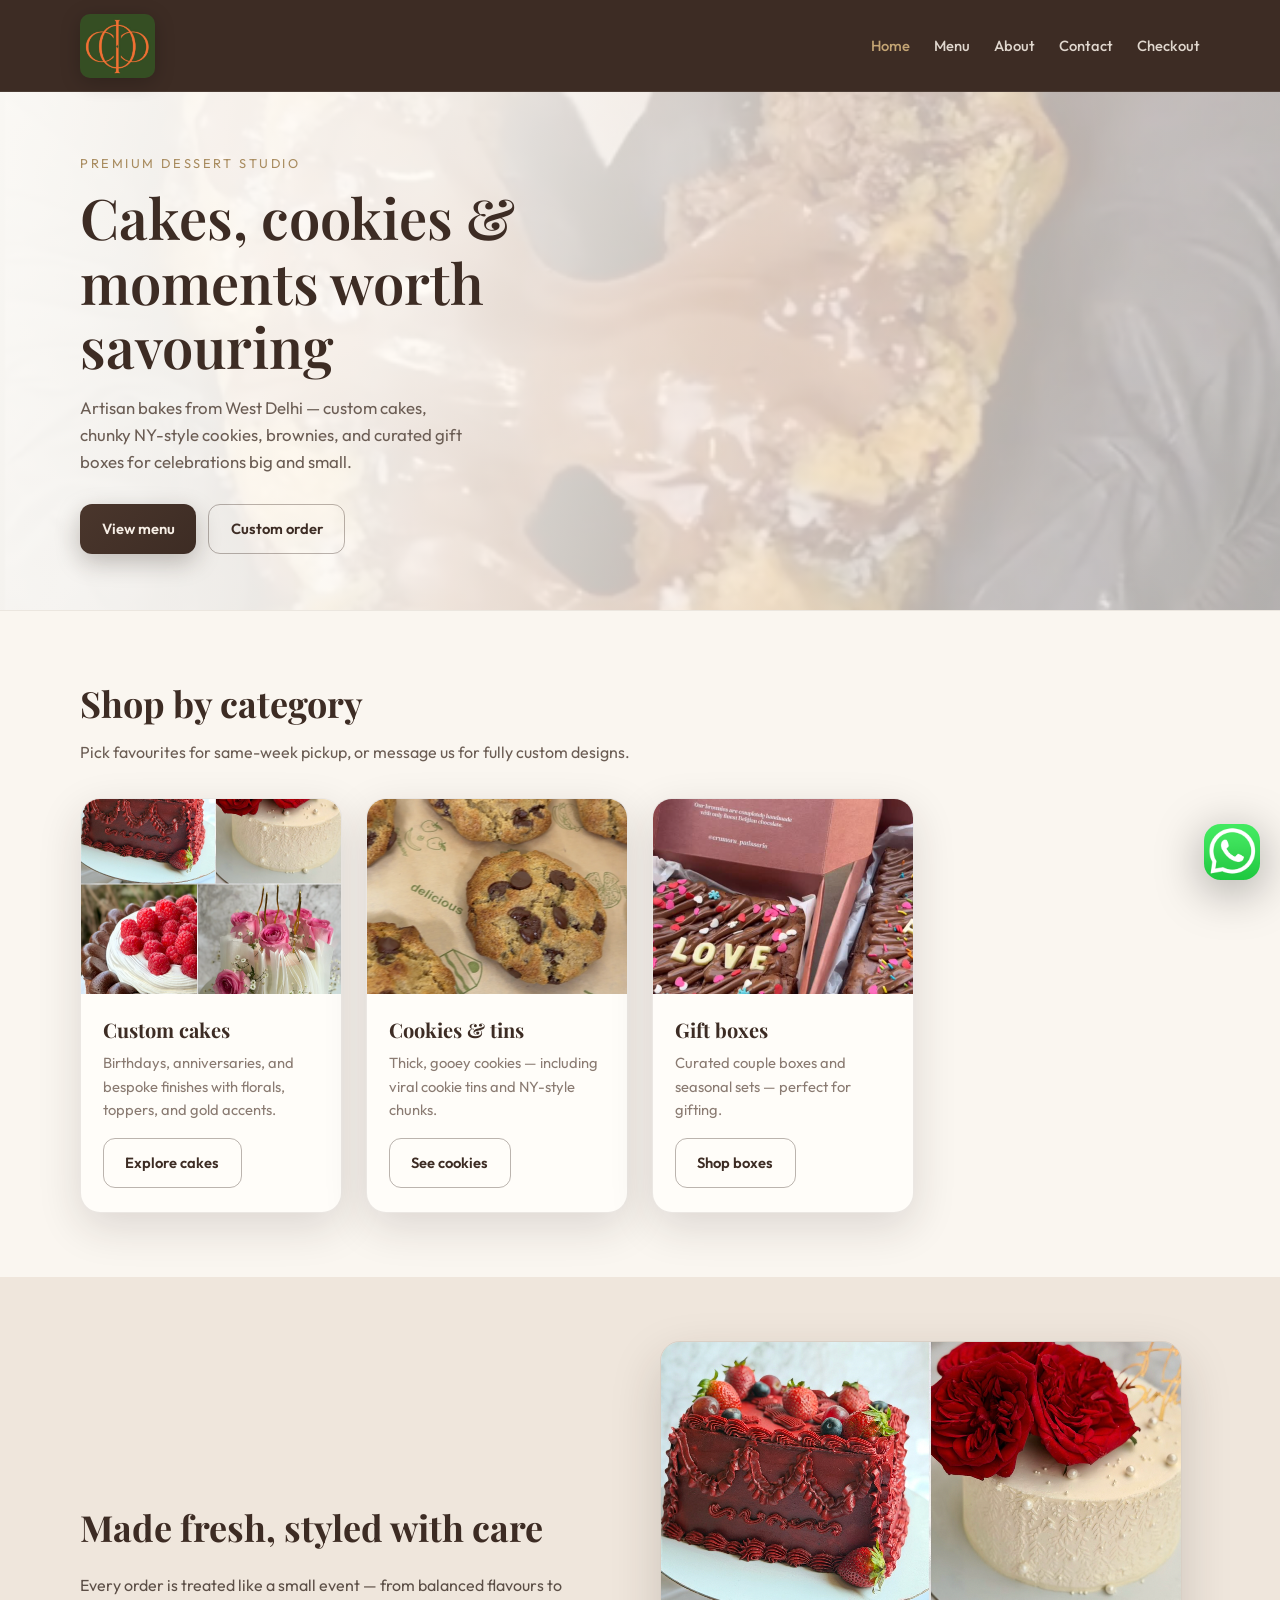
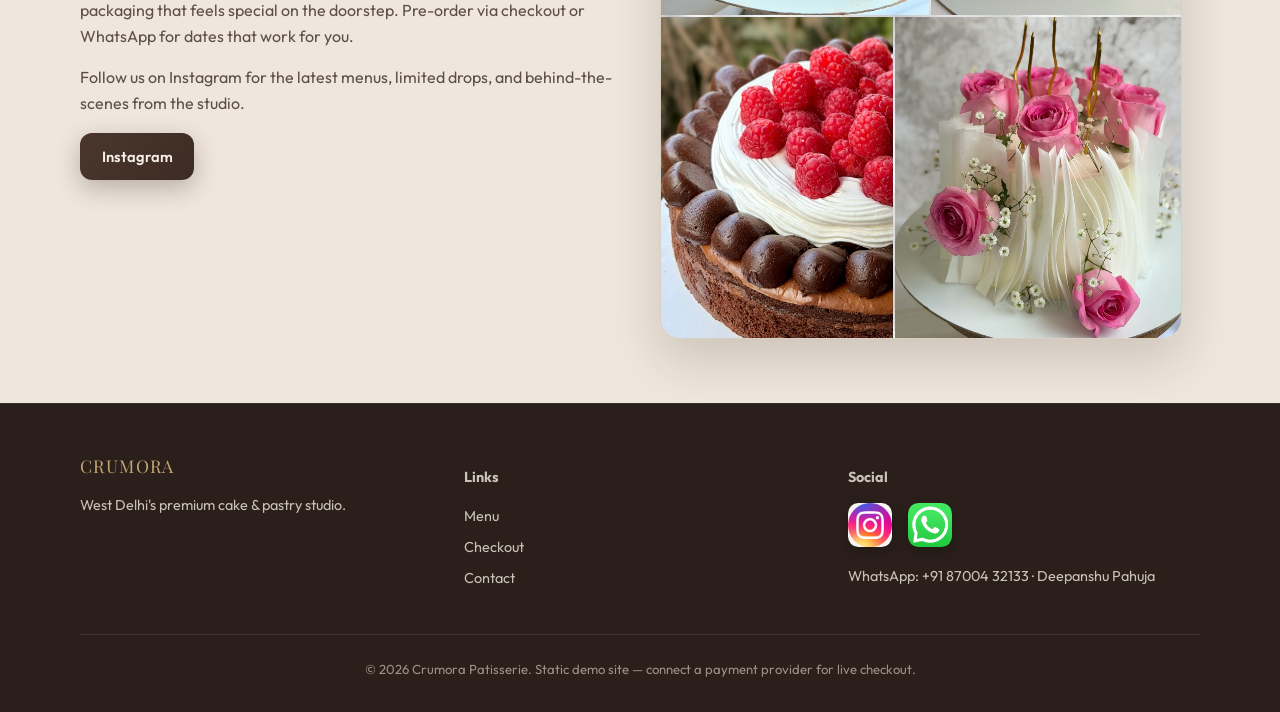
<file: index.html>
<!DOCTYPE html>
<html lang="en">
  <head>
    <meta charset="utf-8" />
    <meta name="viewport" content="width=device-width, initial-scale=1" />
    <title>Crumora Patisserie — Premium cakes &amp; desserts</title>
    <meta
      name="description"
      content="Crumora Patisserie — West Delhi's cake studio. Chunky cookies, brownies, custom cakes, and gift boxes."
    />
    <link rel="preconnect" href="https://fonts.googleapis.com" />
    <link rel="preconnect" href="https://fonts.gstatic.com" crossorigin />
    <link
      href="https://fonts.googleapis.com/css2?family=Outfit:wght@400;500;600;700&family=Playfair+Display:wght@500;600;700&display=swap"
      rel="stylesheet"
    />
    <link rel="stylesheet" href="css/styles.css" />
  </head>
  <body class="page-home">
    <a class="skip-link" href="#main">Skip to content</a>

    <header class="site-header">
      <div class="container header-inner">
        <a class="logo logo--brand" href="index.html"
          ><img src="assets/logo-brand.png" alt="Crumora Patisserie" width="180" height="180"
        /></a>
        <button
          type="button"
          class="nav-toggle"
          data-nav-toggle
          aria-expanded="false"
          aria-controls="site-nav"
        >
          Menu
        </button>
        <nav id="site-nav" class="nav" data-nav aria-label="Main">
          <ul class="nav-list">
            <li><a href="index.html" aria-current="page">Home</a></li>
            <li><a href="menu.html">Menu</a></li>
            <li><a href="about.html">About</a></li>
            <li><a href="contact.html">Contact</a></li>
            <li>
              <a href="payment.html">Checkout <span class="cart-badge" data-cart-count></span></a>
            </li>
          </ul>
        </nav>
      </div>
    </header>

    <main id="main">
      <section class="hero hero-home hero-home--light">
        <div class="container">
          <p class="hero-eyebrow">Premium dessert studio</p>
          <h1>Cakes, cookies &amp; moments worth savouring</h1>
          <p class="hero-lead">
            Artisan bakes from West Delhi — custom cakes, chunky NY-style cookies, brownies, and
            curated gift boxes for celebrations big and small.
          </p>
          <div class="hero-cta">
            <a class="btn btn-primary" href="menu.html">View menu</a>
            <a class="btn btn-ghost" href="contact.html">Custom order</a>
          </div>
        </div>
      </section>

      <section class="section">
        <div class="container">
          <h2 class="section-title">Shop by category</h2>
          <p class="section-intro">
            Pick favourites for same-week pickup, or message us for fully custom designs.
          </p>
          <div class="card-grid">
            <article class="card">
              <img class="card-img" src="assets/category-cakes.png" alt="Custom celebration cakes with berries, roses, and elegant finishes" loading="lazy" />
              <div class="card-body">
                <h3>Custom cakes</h3>
                <p>Birthdays, anniversaries, and bespoke finishes with florals, toppers, and gold accents.</p>
                <a class="btn btn-ghost" href="menu.html#cakes">Explore cakes</a>
              </div>
            </article>
            <article class="card">
              <img class="card-img" src="assets/category-cookies.png" alt="Thick chocolate chip cookies on branded parchment" loading="lazy" />
              <div class="card-body">
                <h3>Cookies &amp; tins</h3>
                <p>Thick, gooey cookies — including viral cookie tins and NY-style chunks.</p>
                <a class="btn btn-ghost" href="menu.html#cookies">See cookies</a>
              </div>
            </article>
            <article class="card">
              <img class="card-img" src="assets/category-gifts.png" alt="Crumora gift boxes with decorated brownies" loading="lazy" />
              <div class="card-body">
                <h3>Gift boxes</h3>
                <p>Curated couple boxes and seasonal sets — perfect for gifting.</p>
                <a class="btn btn-ghost" href="menu.html#gifts">Shop boxes</a>
              </div>
            </article>
          </div>
        </div>
      </section>

      <section class="section section-alt">
        <div class="container split">
          <div>
            <h2 class="section-title">Made fresh, styled with care</h2>
            <div class="prose">
              <p>
                Every order is treated like a small event — from balanced flavours to packaging that
                feels special on the doorstep. Pre-order via checkout or WhatsApp for dates that work
                for you.
              </p>
              <p>
                Follow us on Instagram for the latest menus, limited drops, and behind-the-scenes from
                the studio.
              </p>
            </div>
            <a class="btn btn-primary" href="https://www.instagram.com/crumora_patisserie/" target="_blank" rel="noopener noreferrer">Instagram</a>
          </div>
          <img
            class="split-img"
            src="assets/category-cakes.png"
            alt="Selection of Crumora custom cakes"
            loading="lazy"
          />
        </div>
      </section>
    </main>

    <footer class="site-footer">
      <div class="container footer-grid">
        <div class="footer-col">
          <div class="footer-brand">Crumora</div>
          <p>West Delhi's premium cake &amp; pastry studio.</p>
        </div>
        <div class="footer-col">
          <p><strong>Links</strong></p>
          <a href="menu.html">Menu</a><br />
          <a href="payment.html">Checkout</a><br />
          <a href="contact.html">Contact</a>
        </div>
        <div class="footer-col">
          <p><strong>Social</strong></p>
          <div class="social-row">
            <a
              class="social-icon"
              href="https://www.instagram.com/crumora_patisserie/"
              target="_blank"
              rel="noopener noreferrer"
              aria-label="Instagram"
              ><img src="assets/icon-instagram.png" alt="" width="96" height="96"
            /></a>
            <a class="social-icon" href="#" data-wa-float-footer aria-label="WhatsApp"
              ><img src="assets/icon-whatsapp.png" alt="" width="96" height="96"
            /></a>
          </div>
          <p class="form-hint" style="margin-top: 0.75rem">WhatsApp: +91 87004 32133 · Deepanshu Pahuja</p>
        </div>
      </div>
      <div class="container footer-bottom">
        © <span data-year></span> Crumora Patisserie. Static demo site — connect a payment provider for live checkout.
      </div>
    </footer>

    <a class="wa-float" href="#" data-wa-float aria-label="WhatsApp">
      <img src="assets/icon-whatsapp.png" alt="" width="112" height="112" />
    </a>
    <div class="toast" data-toast role="status" aria-live="polite"></div>

    <script src="js/config.js"></script>
    <script src="js/cart.js"></script>
    <script src="js/main.js"></script>
    <script>
      document.querySelector("[data-year]").textContent = new Date().getFullYear();
      (function () {
        var cfg = window.CRUMORA_CONFIG || {};
        var cc = String(cfg.whatsappCountryCode || "91").replace(/\D/g, "");
        var num = String(cfg.whatsappNumber || "").replace(/\D/g, "");
        var href = "https://wa.me/" + cc + num;
        var f = document.querySelector("[data-wa-float-footer]");
        if (f) f.setAttribute("href", href);
      })();
    </script>
  </body>
</html>
</file>
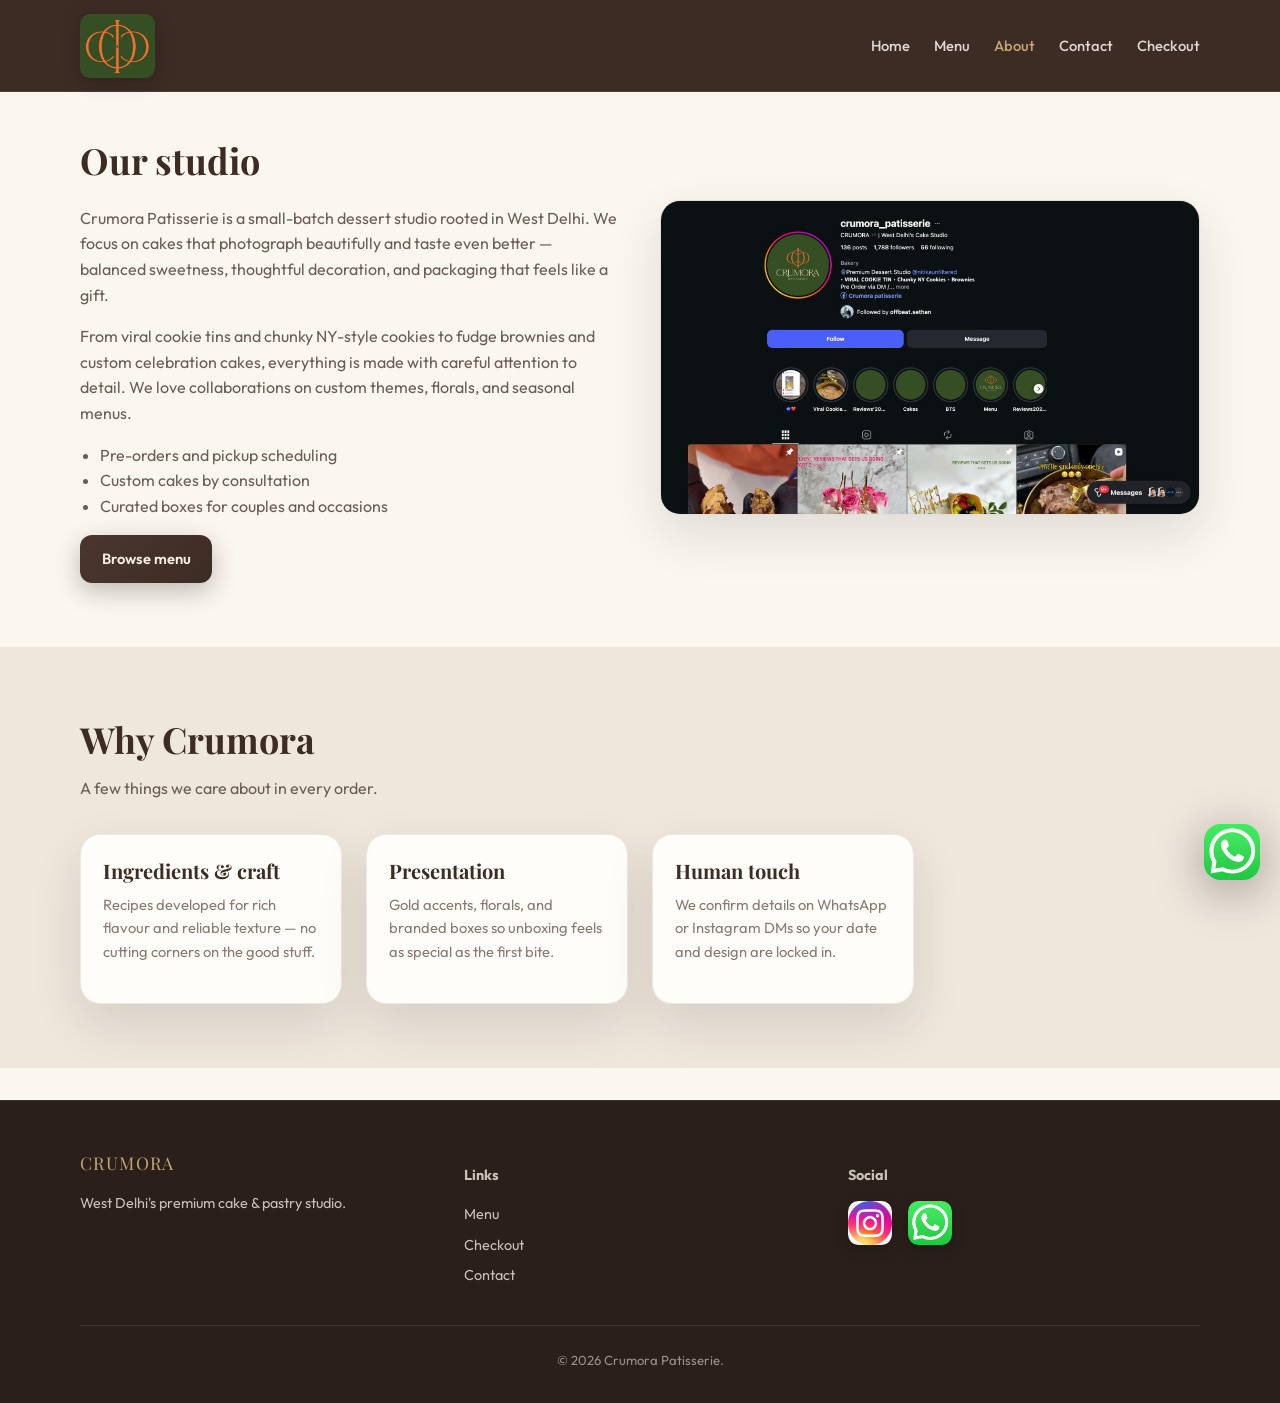
<file: about.html>
<!DOCTYPE html>
<html lang="en">
  <head>
    <meta charset="utf-8" />
    <meta name="viewport" content="width=device-width, initial-scale=1" />
    <title>About — Crumora Patisserie</title>
    <meta name="description" content="About Crumora Patisserie — artisan desserts from West Delhi." />
    <link rel="preconnect" href="https://fonts.googleapis.com" />
    <link rel="preconnect" href="https://fonts.gstatic.com" crossorigin />
    <link
      href="https://fonts.googleapis.com/css2?family=Outfit:wght@400;500;600;700&family=Playfair+Display:wght@500;600;700&display=swap"
      rel="stylesheet"
    />
    <link rel="stylesheet" href="css/styles.css" />
  </head>
  <body>
    <a class="skip-link" href="#main">Skip to content</a>

    <header class="site-header">
      <div class="container header-inner">
        <a class="logo logo--brand" href="index.html"
          ><img src="assets/logo-brand.png" alt="Crumora Patisserie" width="180" height="180"
        /></a>
        <button type="button" class="nav-toggle" data-nav-toggle aria-expanded="false" aria-controls="site-nav">
          Menu
        </button>
        <nav id="site-nav" class="nav" data-nav aria-label="Main">
          <ul class="nav-list">
            <li><a href="index.html">Home</a></li>
            <li><a href="menu.html">Menu</a></li>
            <li><a href="about.html" aria-current="page">About</a></li>
            <li><a href="contact.html">Contact</a></li>
            <li>
              <a href="payment.html">Checkout <span class="cart-badge" data-cart-count></span></a>
            </li>
          </ul>
        </nav>
      </div>
    </header>

    <main id="main">
      <section class="section" style="padding-top: 2.5rem">
        <div class="container split">
          <div>
            <h1 class="section-title">Our studio</h1>
            <div class="prose">
              <p>
                Crumora Patisserie is a small-batch dessert studio rooted in West Delhi. We focus on
                cakes that photograph beautifully and taste even better — balanced sweetness, thoughtful
                decoration, and packaging that feels like a gift.
              </p>
              <p>
                From viral cookie tins and chunky NY-style cookies to fudge brownies and custom
                celebration cakes, everything is made with careful attention to detail. We love
                collaborations on custom themes, florals, and seasonal menus.
              </p>
              <ul>
                <li>Pre-orders and pickup scheduling</li>
                <li>Custom cakes by consultation</li>
                <li>Curated boxes for couples and occasions</li>
              </ul>
            </div>
            <a class="btn btn-primary" href="menu.html">Browse menu</a>
          </div>
          <img class="split-img" src="assets/hero.png" alt="Crumora patisserie bakes" loading="lazy" />
        </div>
      </section>

      <section class="section section-alt">
        <div class="container">
          <h2 class="section-title">Why Crumora</h2>
          <p class="section-intro">A few things we care about in every order.</p>
          <div class="card-grid">
            <article class="card">
              <div class="card-body">
                <h3>Ingredients &amp; craft</h3>
                <p>Recipes developed for rich flavour and reliable texture — no cutting corners on the good stuff.</p>
              </div>
            </article>
            <article class="card">
              <div class="card-body">
                <h3>Presentation</h3>
                <p>Gold accents, florals, and branded boxes so unboxing feels as special as the first bite.</p>
              </div>
            </article>
            <article class="card">
              <div class="card-body">
                <h3>Human touch</h3>
                <p>We confirm details on WhatsApp or Instagram DMs so your date and design are locked in.</p>
              </div>
            </article>
          </div>
        </div>
      </section>
    </main>

    <footer class="site-footer">
      <div class="container footer-grid">
        <div class="footer-col">
          <div class="footer-brand">Crumora</div>
          <p>West Delhi's premium cake &amp; pastry studio.</p>
        </div>
        <div class="footer-col">
          <p><strong>Links</strong></p>
          <a href="menu.html">Menu</a><br />
          <a href="payment.html">Checkout</a><br />
          <a href="contact.html">Contact</a>
        </div>
        <div class="footer-col">
          <p><strong>Social</strong></p>
          <div class="social-row">
            <a
              class="social-icon"
              href="https://www.instagram.com/crumora_patisserie/"
              target="_blank"
              rel="noopener noreferrer"
              aria-label="Instagram"
              ><img src="assets/icon-instagram.png" alt="" width="96" height="96"
            /></a>
            <a class="social-icon" href="#" data-wa-float-footer aria-label="WhatsApp"
              ><img src="assets/icon-whatsapp.png" alt="" width="96" height="96"
            /></a>
          </div>
        </div>
      </div>
      <div class="container footer-bottom">
        © <span data-year></span> Crumora Patisserie.
      </div>
    </footer>

    <a class="wa-float" href="#" data-wa-float aria-label="WhatsApp">
      <img src="assets/icon-whatsapp.png" alt="" width="112" height="112" />
    </a>
    <div class="toast" data-toast role="status" aria-live="polite"></div>

    <script src="js/config.js"></script>
    <script src="js/cart.js"></script>
    <script src="js/main.js"></script>
    <script>
      document.querySelector("[data-year]").textContent = new Date().getFullYear();
      (function () {
        var cfg = window.CRUMORA_CONFIG || {};
        var cc = String(cfg.whatsappCountryCode || "91").replace(/\D/g, "");
        var num = String(cfg.whatsappNumber || "").replace(/\D/g, "");
        var href = "https://wa.me/" + cc + num;
        var f = document.querySelector("[data-wa-float-footer]");
        if (f) f.setAttribute("href", href);
      })();
    </script>
  </body>
</html>
</file>
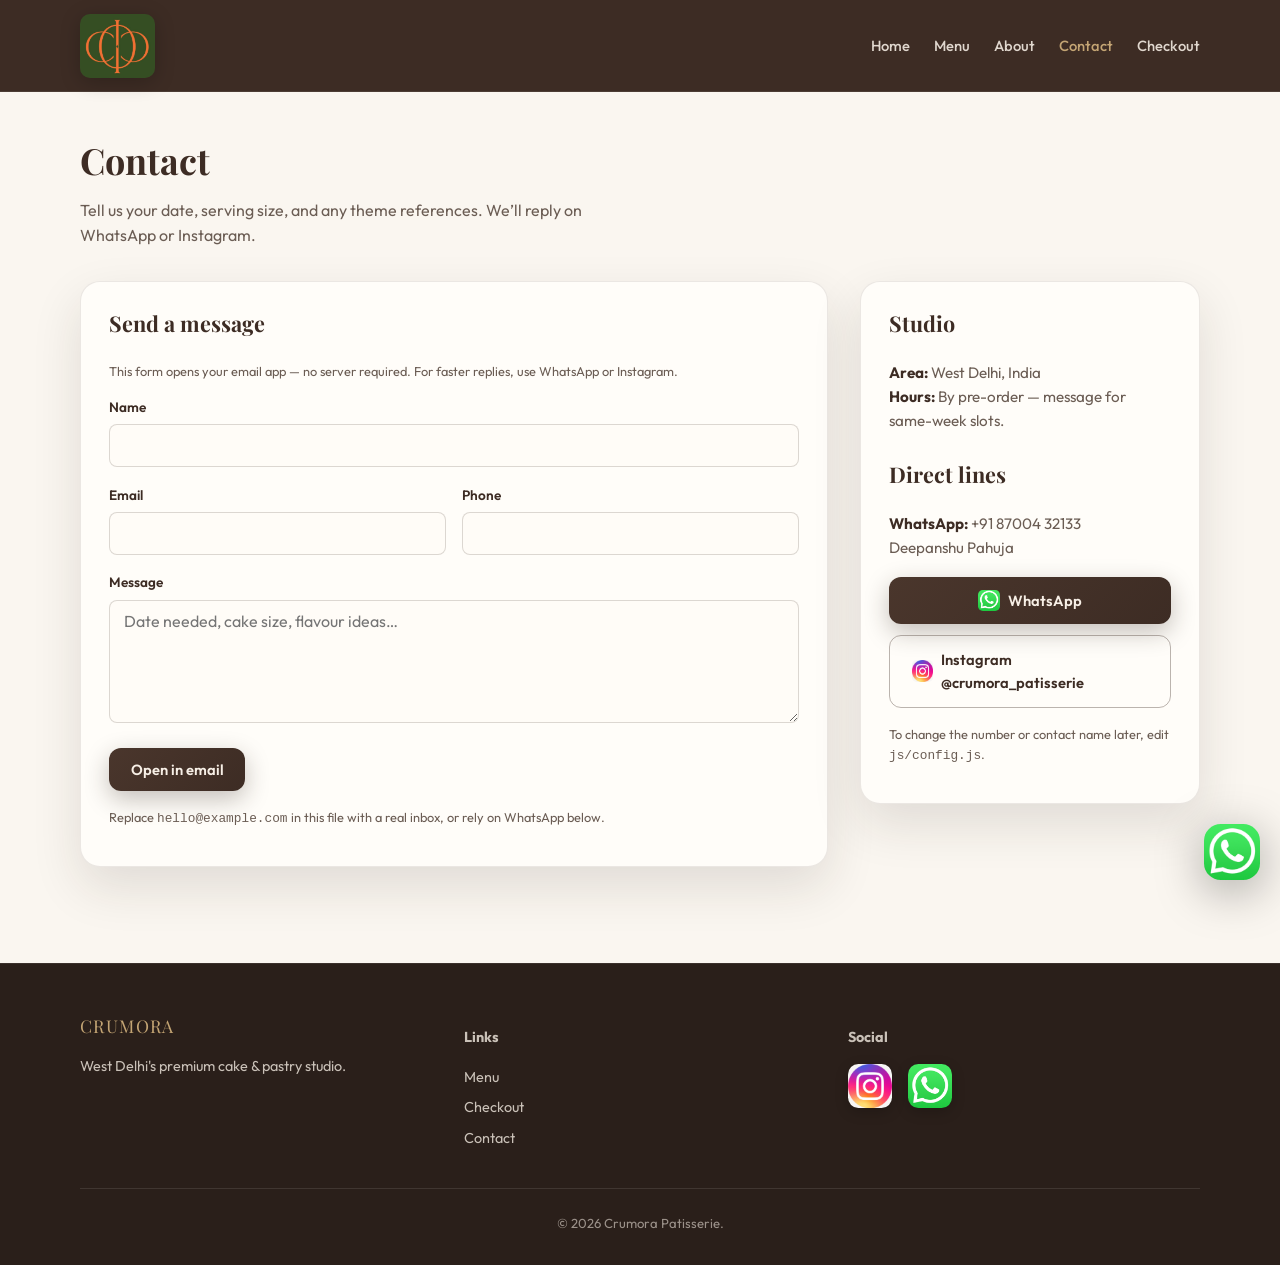
<file: contact.html>
<!DOCTYPE html>
<html lang="en">
  <head>
    <meta charset="utf-8" />
    <meta name="viewport" content="width=device-width, initial-scale=1" />
    <title>Contact — Crumora Patisserie</title>
    <meta name="description" content="Contact Crumora Patisserie — West Delhi cake studio." />
    <link rel="preconnect" href="https://fonts.googleapis.com" />
    <link rel="preconnect" href="https://fonts.gstatic.com" crossorigin />
    <link
      href="https://fonts.googleapis.com/css2?family=Outfit:wght@400;500;600;700&family=Playfair+Display:wght@500;600;700&display=swap"
      rel="stylesheet"
    />
    <link rel="stylesheet" href="css/styles.css" />
  </head>
  <body>
    <a class="skip-link" href="#main">Skip to content</a>

    <header class="site-header">
      <div class="container header-inner">
        <a class="logo logo--brand" href="index.html"
          ><img src="assets/logo-brand.png" alt="Crumora Patisserie" width="180" height="180"
        /></a>
        <button type="button" class="nav-toggle" data-nav-toggle aria-expanded="false" aria-controls="site-nav">
          Menu
        </button>
        <nav id="site-nav" class="nav" data-nav aria-label="Main">
          <ul class="nav-list">
            <li><a href="index.html">Home</a></li>
            <li><a href="menu.html">Menu</a></li>
            <li><a href="about.html">About</a></li>
            <li><a href="contact.html" aria-current="page">Contact</a></li>
            <li>
              <a href="payment.html">Checkout <span class="cart-badge" data-cart-count></span></a>
            </li>
          </ul>
        </nav>
      </div>
    </header>

    <main id="main">
      <section class="section" style="padding-top: 2.5rem">
        <div class="container">
          <h1 class="section-title">Contact</h1>
          <p class="section-intro">
            Tell us your date, serving size, and any theme references. We’ll reply on WhatsApp or Instagram.
          </p>

          <div class="payment-layout">
            <div class="panel">
              <h2>Send a message</h2>
              <p class="form-hint" style="margin-bottom: 1rem">
                This form opens your email app — no server required. For faster replies, use WhatsApp or Instagram.
              </p>
              <form
                action="mailto:hello@example.com"
                method="get"
                enctype="text/plain"
                id="contact-form"
              >
                <div class="form-group">
                  <label for="c-name">Name</label>
                  <input id="c-name" name="name" type="text" required autocomplete="name" />
                </div>
                <div class="form-row">
                  <div class="form-group">
                    <label for="c-email">Email</label>
                    <input id="c-email" name="email" type="email" autocomplete="email" />
                  </div>
                  <div class="form-group">
                    <label for="c-phone">Phone</label>
                    <input id="c-phone" name="phone" type="tel" autocomplete="tel" />
                  </div>
                </div>
                <div class="form-group">
                  <label for="c-msg">Message</label>
                  <textarea id="c-msg" name="body" rows="5" required placeholder="Date needed, cake size, flavour ideas…"></textarea>
                </div>
                <button type="submit" class="btn btn-primary">Open in email</button>
              </form>
              <p class="form-hint" style="margin-top: 1rem">
                Replace <code>hello@example.com</code> in this file with a real inbox, or rely on WhatsApp below.
              </p>
            </div>

            <div class="panel">
              <h2>Studio</h2>
              <p style="color: var(--muted); font-size: 0.95rem; margin-top: 0">
                <strong style="color: var(--chocolate)">Area:</strong> West Delhi, India<br />
                <strong style="color: var(--chocolate)">Hours:</strong> By pre-order — message for same-week slots.
              </p>
              <h2 style="margin-top: 1.5rem">Direct lines</h2>
              <p style="color: var(--muted); font-size: 0.95rem; margin: 0 0 1rem">
                <strong style="color: var(--chocolate)">WhatsApp:</strong> +91 87004 32133<br />
                <span>Deepanshu Pahuja</span>
              </p>
              <a
                class="btn btn-primary btn-block btn-with-icon"
                href="#"
                id="contact-wa"
                target="_blank"
                rel="noopener noreferrer"
                ><img src="assets/icon-whatsapp.png" alt="" width="28" height="28" /> WhatsApp</a
              >
              <a
                class="btn btn-ghost btn-block btn-with-icon"
                style="margin-top: 0.65rem"
                href="https://www.instagram.com/crumora_patisserie/"
                target="_blank"
                rel="noopener noreferrer"
                ><img src="assets/icon-instagram.png" alt="" width="28" height="28" /> Instagram @crumora_patisserie</a
              >
              <p class="form-hint" style="margin-top: 1rem">
                To change the number or contact name later, edit <code>js/config.js</code>.
              </p>
            </div>
          </div>
        </div>
      </section>
    </main>

    <footer class="site-footer">
      <div class="container footer-grid">
        <div class="footer-col">
          <div class="footer-brand">Crumora</div>
          <p>West Delhi's premium cake &amp; pastry studio.</p>
        </div>
        <div class="footer-col">
          <p><strong>Links</strong></p>
          <a href="menu.html">Menu</a><br />
          <a href="payment.html">Checkout</a><br />
          <a href="contact.html">Contact</a>
        </div>
        <div class="footer-col">
          <p><strong>Social</strong></p>
          <div class="social-row">
            <a
              class="social-icon"
              href="https://www.instagram.com/crumora_patisserie/"
              target="_blank"
              rel="noopener noreferrer"
              aria-label="Instagram"
              ><img src="assets/icon-instagram.png" alt="" width="96" height="96"
            /></a>
            <a class="social-icon" href="#" data-wa-float-footer aria-label="WhatsApp"
              ><img src="assets/icon-whatsapp.png" alt="" width="96" height="96"
            /></a>
          </div>
        </div>
      </div>
      <div class="container footer-bottom">
        © <span data-year></span> Crumora Patisserie.
      </div>
    </footer>

    <a class="wa-float" href="#" data-wa-float aria-label="WhatsApp">
      <img src="assets/icon-whatsapp.png" alt="" width="112" height="112" />
    </a>
    <div class="toast" data-toast role="status" aria-live="polite"></div>

    <script src="js/config.js"></script>
    <script src="js/cart.js"></script>
    <script src="js/main.js"></script>
    <script>
      document.querySelector("[data-year]").textContent = new Date().getFullYear();
      (function () {
        var cfg = window.CRUMORA_CONFIG || {};
        var cc = String(cfg.whatsappCountryCode || "91").replace(/\D/g, "");
        var num = String(cfg.whatsappNumber || "").replace(/\D/g, "");
        var href = "https://wa.me/" + cc + num;
        var f = document.querySelector("[data-wa-float-footer]");
        if (f) f.setAttribute("href", href);
        var cw = document.getElementById("contact-wa");
        if (cw) cw.setAttribute("href", href);
      })();
    </script>
  </body>
</html>
</file>
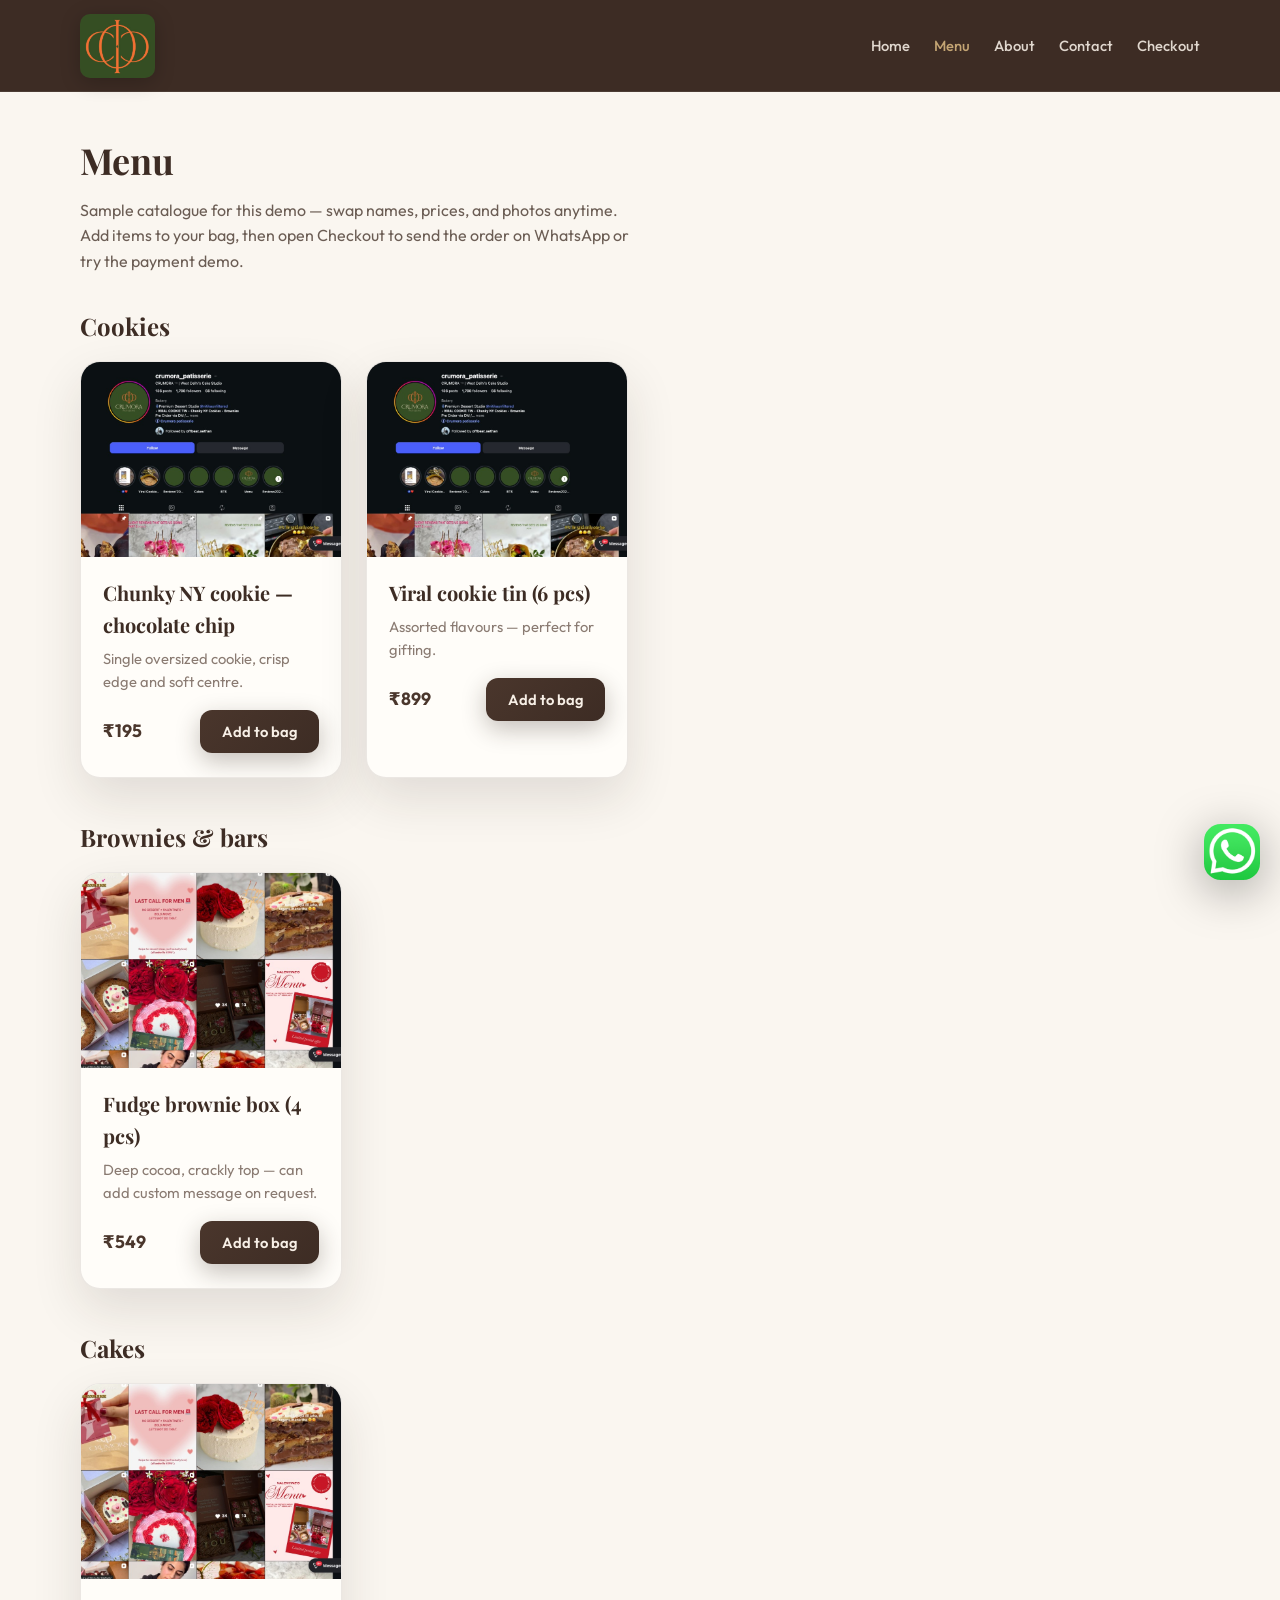
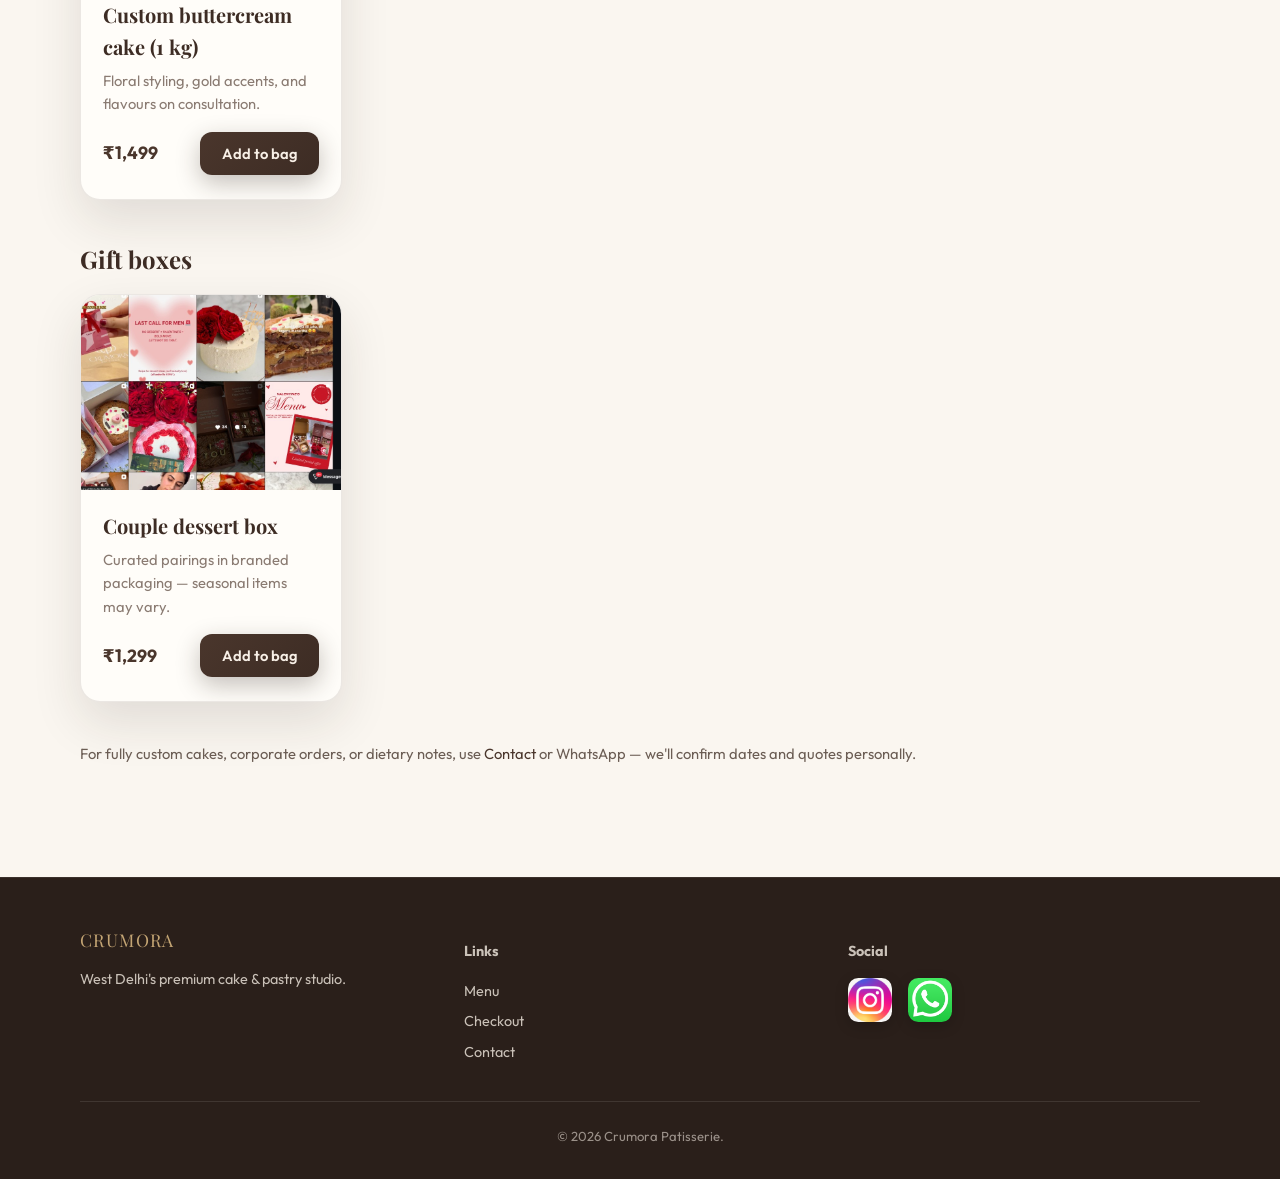
<file: menu.html>
<!DOCTYPE html>
<html lang="en">
  <head>
    <meta charset="utf-8" />
    <meta name="viewport" content="width=device-width, initial-scale=1" />
    <title>Menu — Crumora Patisserie</title>
    <meta name="description" content="Cookies, brownies, cakes, and gift boxes from Crumora Patisserie." />
    <link rel="preconnect" href="https://fonts.googleapis.com" />
    <link rel="preconnect" href="https://fonts.gstatic.com" crossorigin />
    <link
      href="https://fonts.googleapis.com/css2?family=Outfit:wght@400;500;600;700&family=Playfair+Display:wght@500;600;700&display=swap"
      rel="stylesheet"
    />
    <link rel="stylesheet" href="css/styles.css" />
  </head>
  <body>
    <a class="skip-link" href="#main">Skip to content</a>

    <header class="site-header">
      <div class="container header-inner">
        <a class="logo logo--brand" href="index.html"
          ><img src="assets/logo-brand.png" alt="Crumora Patisserie" width="180" height="180"
        /></a>
        <button type="button" class="nav-toggle" data-nav-toggle aria-expanded="false" aria-controls="site-nav">
          Menu
        </button>
        <nav id="site-nav" class="nav" data-nav aria-label="Main">
          <ul class="nav-list">
            <li><a href="index.html">Home</a></li>
            <li><a href="menu.html" aria-current="page">Menu</a></li>
            <li><a href="about.html">About</a></li>
            <li><a href="contact.html">Contact</a></li>
            <li>
              <a href="payment.html">Checkout <span class="cart-badge" data-cart-count></span></a>
            </li>
          </ul>
        </nav>
      </div>
    </header>

    <main id="main">
      <section class="section" style="padding-top: 2.5rem">
        <div class="container">
          <h1 class="section-title">Menu</h1>
          <p class="section-intro">
            Sample catalogue for this demo — swap names, prices, and photos anytime. Add items to your
            bag, then open Checkout to send the order on WhatsApp or try the payment demo.
          </p>

          <h2 class="section-title" id="cookies" style="font-size: 1.5rem; margin-top: 2rem">Cookies</h2>
          <div class="card-grid" style="margin-top: 1rem">
            <article class="card">
              <img class="card-img" src="assets/hero.png" alt="Chunky chocolate cookie" loading="lazy" />
              <div class="card-body">
                <h3>Chunky NY cookie — chocolate chip</h3>
                <p>Single oversized cookie, crisp edge and soft centre.</p>
                <div class="card-footer">
                  <span class="price">₹195</span>
                  <button
                    type="button"
                    class="btn btn-primary"
                    data-add-cart
                    data-id="cookie-ny-cc"
                    data-name="Chunky NY cookie — chocolate chip"
                    data-price="195"
                  >
                    Add to bag
                  </button>
                </div>
              </div>
            </article>
            <article class="card">
              <img class="card-img" src="assets/hero.png" alt="Cookie tin" loading="lazy" />
              <div class="card-body">
                <h3>Viral cookie tin (6 pcs)</h3>
                <p>Assorted flavours — perfect for gifting.</p>
                <div class="card-footer">
                  <span class="price">₹899</span>
                  <button
                    type="button"
                    class="btn btn-primary"
                    data-add-cart
                    data-id="cookie-tin-6"
                    data-name="Viral cookie tin (6 pcs)"
                    data-price="899"
                  >
                    Add to bag
                  </button>
                </div>
              </div>
            </article>
          </div>

          <h2 class="section-title" id="brownies" style="font-size: 1.5rem; margin-top: 2.5rem">Brownies &amp; bars</h2>
          <div class="card-grid" style="margin-top: 1rem">
            <article class="card">
              <img class="card-img" src="assets/gallery.png" alt="Brownie box" loading="lazy" />
              <div class="card-body">
                <h3>Fudge brownie box (4 pcs)</h3>
                <p>Deep cocoa, crackly top — can add custom message on request.</p>
                <div class="card-footer">
                  <span class="price">₹549</span>
                  <button
                    type="button"
                    class="btn btn-primary"
                    data-add-cart
                    data-id="brownie-box-4"
                    data-name="Fudge brownie box (4 pcs)"
                    data-price="549"
                  >
                    Add to bag
                  </button>
                </div>
              </div>
            </article>
          </div>

          <h2 class="section-title" id="cakes" style="font-size: 1.5rem; margin-top: 2.5rem">Cakes</h2>
          <div class="card-grid" style="margin-top: 1rem">
            <article class="card">
              <img class="card-img" src="assets/gallery.png" alt="Custom celebration cake" loading="lazy" />
              <div class="card-body">
                <h3>Custom buttercream cake (1 kg)</h3>
                <p>Floral styling, gold accents, and flavours on consultation.</p>
                <div class="card-footer">
                  <span class="price">₹1,499</span>
                  <button
                    type="button"
                    class="btn btn-primary"
                    data-add-cart
                    data-id="cake-custom-1kg"
                    data-name="Custom buttercream cake (1 kg)"
                    data-price="1499"
                  >
                    Add to bag
                  </button>
                </div>
              </div>
            </article>
          </div>

          <h2 class="section-title" id="gifts" style="font-size: 1.5rem; margin-top: 2.5rem">Gift boxes</h2>
          <div class="card-grid" style="margin-top: 1rem">
            <article class="card">
              <img class="card-img" src="assets/gallery.png" alt="Couple gift box" loading="lazy" />
              <div class="card-body">
                <h3>Couple dessert box</h3>
                <p>Curated pairings in branded packaging — seasonal items may vary.</p>
                <div class="card-footer">
                  <span class="price">₹1,299</span>
                  <button
                    type="button"
                    class="btn btn-primary"
                    data-add-cart
                    data-id="gift-couple"
                    data-name="Couple dessert box"
                    data-price="1299"
                  >
                    Add to bag
                  </button>
                </div>
              </div>
            </article>
          </div>

          <p style="margin-top: 2.5rem; color: var(--muted); font-size: 0.92rem">
            For fully custom cakes, corporate orders, or dietary notes, use
            <a href="contact.html">Contact</a> or WhatsApp — we'll confirm dates and quotes personally.
          </p>
        </div>
      </section>
    </main>

    <footer class="site-footer">
      <div class="container footer-grid">
        <div class="footer-col">
          <div class="footer-brand">Crumora</div>
          <p>West Delhi's premium cake &amp; pastry studio.</p>
        </div>
        <div class="footer-col">
          <p><strong>Links</strong></p>
          <a href="menu.html">Menu</a><br />
          <a href="payment.html">Checkout</a><br />
          <a href="contact.html">Contact</a>
        </div>
        <div class="footer-col">
          <p><strong>Social</strong></p>
          <div class="social-row">
            <a
              class="social-icon"
              href="https://www.instagram.com/crumora_patisserie/"
              target="_blank"
              rel="noopener noreferrer"
              aria-label="Instagram"
              ><img src="assets/icon-instagram.png" alt="" width="96" height="96"
            /></a>
            <a class="social-icon" href="#" data-wa-float-footer aria-label="WhatsApp"
              ><img src="assets/icon-whatsapp.png" alt="" width="96" height="96"
            /></a>
          </div>
        </div>
      </div>
      <div class="container footer-bottom">
        © <span data-year></span> Crumora Patisserie.
      </div>
    </footer>

    <a class="wa-float" href="#" data-wa-float aria-label="WhatsApp">
      <img src="assets/icon-whatsapp.png" alt="" width="112" height="112" />
    </a>
    <div class="toast" data-toast role="status" aria-live="polite"></div>

    <script src="js/config.js"></script>
    <script src="js/cart.js"></script>
    <script src="js/main.js"></script>
    <script>
      document.querySelector("[data-year]").textContent = new Date().getFullYear();
      (function () {
        var cfg = window.CRUMORA_CONFIG || {};
        var cc = String(cfg.whatsappCountryCode || "91").replace(/\D/g, "");
        var num = String(cfg.whatsappNumber || "").replace(/\D/g, "");
        var href = "https://wa.me/" + cc + num;
        var f = document.querySelector("[data-wa-float-footer]");
        if (f) f.setAttribute("href", href);
      })();
    </script>
  </body>
</html>
</file>
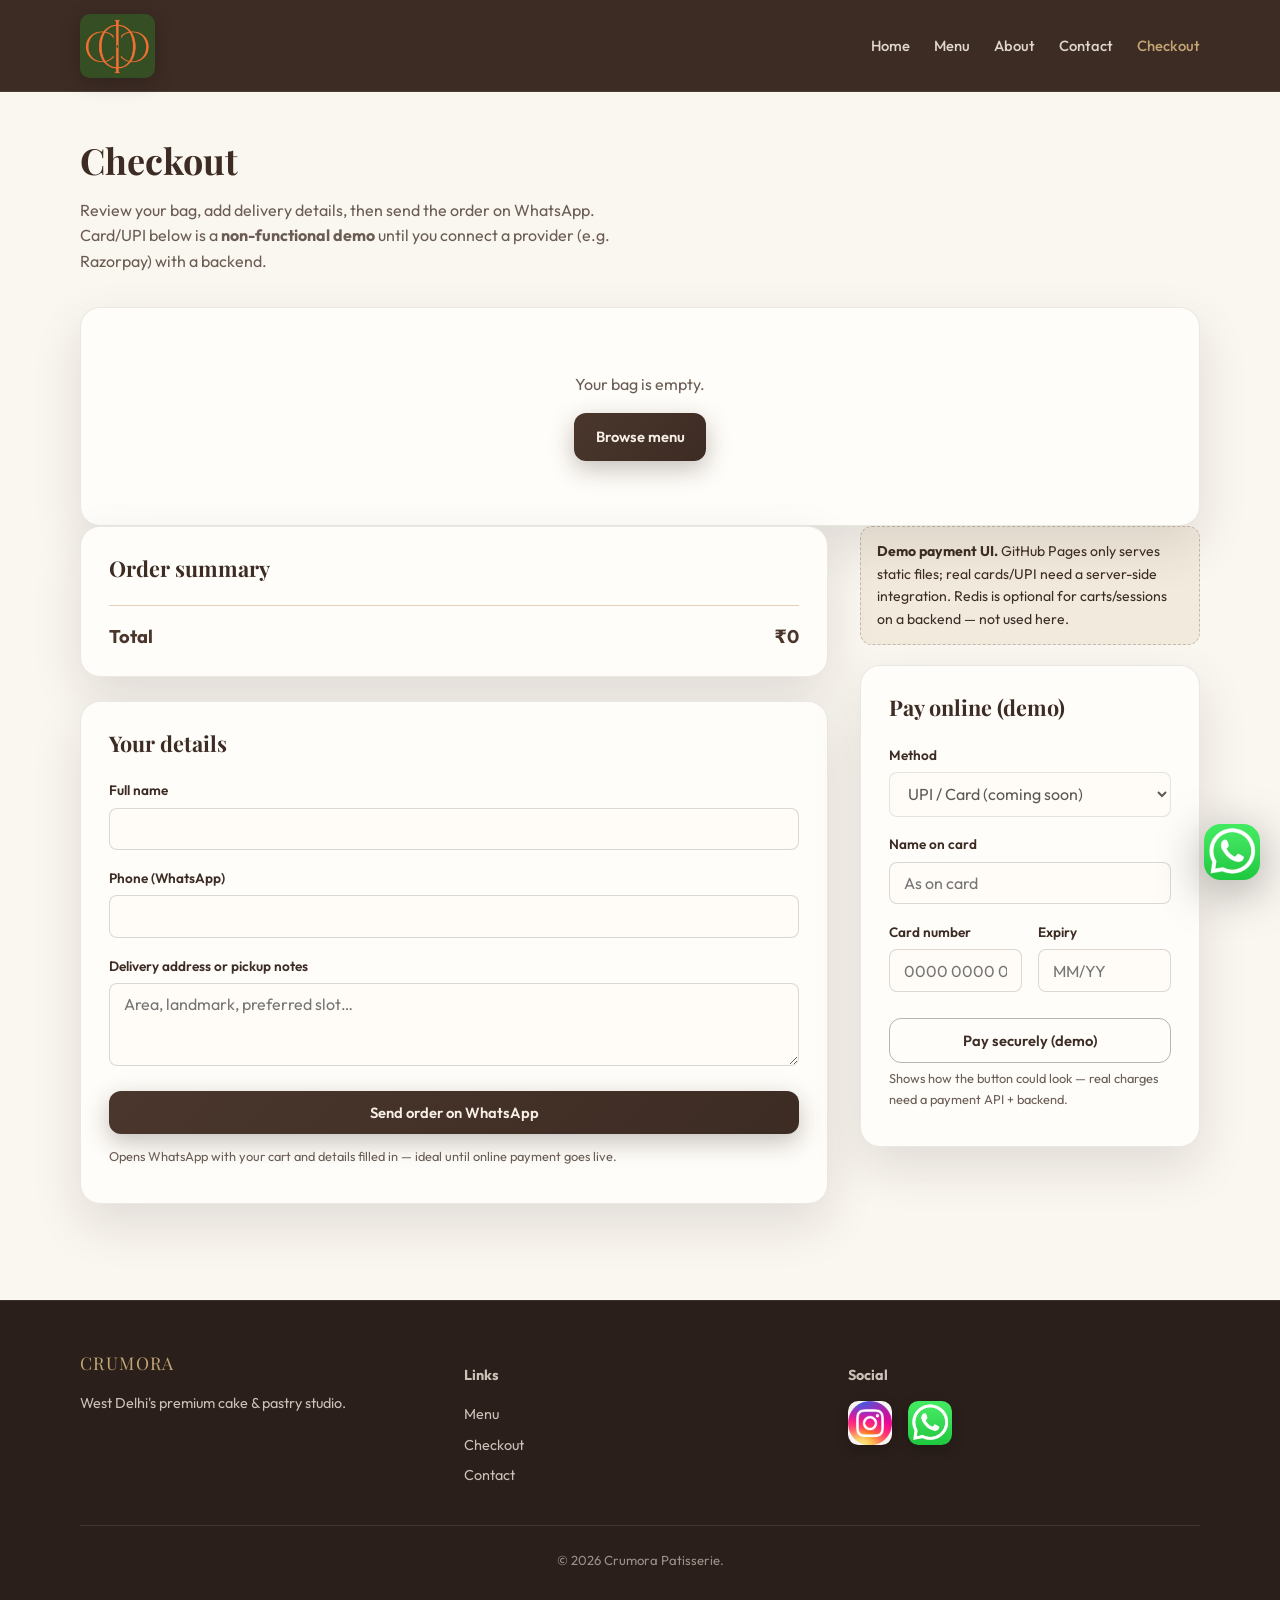
<file: payment.html>
<!DOCTYPE html>
<html lang="en">
  <head>
    <meta charset="utf-8" />
    <meta name="viewport" content="width=device-width, initial-scale=1" />
    <title>Checkout — Crumora Patisserie</title>
    <meta name="description" content="Checkout — Crumora Patisserie (demo payment UI)." />
    <link rel="preconnect" href="https://fonts.googleapis.com" />
    <link rel="preconnect" href="https://fonts.gstatic.com" crossorigin />
    <link
      href="https://fonts.googleapis.com/css2?family=Outfit:wght@400;500;600;700&family=Playfair+Display:wght@500;600;700&display=swap"
      rel="stylesheet"
    />
    <link rel="stylesheet" href="css/styles.css" />
  </head>
  <body>
    <a class="skip-link" href="#main">Skip to content</a>

    <header class="site-header">
      <div class="container header-inner">
        <a class="logo logo--brand" href="index.html"
          ><img src="assets/logo-brand.png" alt="Crumora Patisserie" width="180" height="180"
        /></a>
        <button type="button" class="nav-toggle" data-nav-toggle aria-expanded="false" aria-controls="site-nav">
          Menu
        </button>
        <nav id="site-nav" class="nav" data-nav aria-label="Main">
          <ul class="nav-list">
            <li><a href="index.html">Home</a></li>
            <li><a href="menu.html">Menu</a></li>
            <li><a href="about.html">About</a></li>
            <li><a href="contact.html">Contact</a></li>
            <li>
              <a href="payment.html" aria-current="page">Checkout <span class="cart-badge" data-cart-count></span></a>
            </li>
          </ul>
        </nav>
      </div>
    </header>

    <main id="main">
      <section class="section" style="padding-top: 2.5rem">
        <div class="container">
          <h1 class="section-title">Checkout</h1>
          <p class="section-intro">
            Review your bag, add delivery details, then send the order on WhatsApp. Card/UPI below is a
            <strong>non-functional demo</strong> until you connect a provider (e.g. Razorpay) with a backend.
          </p>

          <div data-order-empty class="empty-state panel">
            <p>Your bag is empty.</p>
            <p><a class="btn btn-primary" href="menu.html">Browse menu</a></p>
          </div>

          <div class="payment-layout" data-checkout-form hidden>
            <div>
              <div class="panel" style="margin-bottom: 1.5rem">
                <h2>Order summary</h2>
                <div data-order-lines></div>
                <div class="order-total">
                  <span>Total</span>
                  <span data-order-total>₹0</span>
                </div>
              </div>

              <div class="panel">
                <h2>Your details</h2>
                <div class="form-group">
                  <label for="cust-name">Full name</label>
                  <input id="cust-name" type="text" autocomplete="name" required />
                </div>
                <div class="form-group">
                  <label for="cust-phone">Phone (WhatsApp)</label>
                  <input id="cust-phone" type="tel" autocomplete="tel" required />
                </div>
                <div class="form-group">
                  <label for="cust-address">Delivery address or pickup notes</label>
                  <textarea id="cust-address" rows="3" placeholder="Area, landmark, preferred slot…"></textarea>
                </div>
                <button type="button" class="btn btn-primary btn-block" data-send-whatsapp>
                  Send order on WhatsApp
                </button>
                <p class="form-hint" style="margin-top: 0.75rem">
                  Opens WhatsApp with your cart and details filled in — ideal until online payment goes live.
                </p>
              </div>
            </div>

            <div>
              <div class="demo-banner">
                <strong>Demo payment UI.</strong> GitHub Pages only serves static files; real cards/UPI need a
                server-side integration. Redis is optional for carts/sessions on a backend — not used here.
              </div>
              <div class="panel">
                <h2>Pay online (demo)</h2>
                <div class="form-group">
                  <label for="pay-method">Method</label>
                  <select id="pay-method" disabled>
                    <option>UPI / Card (coming soon)</option>
                  </select>
                </div>
                <div class="form-group">
                  <label for="card-name">Name on card</label>
                  <input id="card-name" type="text" autocomplete="off" disabled placeholder="As on card" />
                </div>
                <div class="form-row">
                  <div class="form-group">
                    <label for="card-num">Card number</label>
                    <input id="card-num" type="text" disabled placeholder="0000 0000 0000 0000" />
                  </div>
                  <div class="form-group">
                    <label for="card-exp">Expiry</label>
                    <input id="card-exp" type="text" disabled placeholder="MM/YY" />
                  </div>
                </div>
                <button type="button" class="btn btn-ghost btn-block" data-demo-pay style="margin-top: 0.5rem">
                  Pay securely (demo)
                </button>
                <p class="form-hint">Shows how the button could look — real charges need a payment API + backend.</p>
              </div>
            </div>
          </div>
        </div>
      </section>
    </main>

    <footer class="site-footer">
      <div class="container footer-grid">
        <div class="footer-col">
          <div class="footer-brand">Crumora</div>
          <p>West Delhi's premium cake &amp; pastry studio.</p>
        </div>
        <div class="footer-col">
          <p><strong>Links</strong></p>
          <a href="menu.html">Menu</a><br />
          <a href="payment.html">Checkout</a><br />
          <a href="contact.html">Contact</a>
        </div>
        <div class="footer-col">
          <p><strong>Social</strong></p>
          <div class="social-row">
            <a
              class="social-icon"
              href="https://www.instagram.com/crumora_patisserie/"
              target="_blank"
              rel="noopener noreferrer"
              aria-label="Instagram"
              ><img src="assets/icon-instagram.png" alt="" width="96" height="96"
            /></a>
            <a class="social-icon" href="#" data-wa-float-footer aria-label="WhatsApp"
              ><img src="assets/icon-whatsapp.png" alt="" width="96" height="96"
            /></a>
          </div>
        </div>
      </div>
      <div class="container footer-bottom">
        © <span data-year></span> Crumora Patisserie.
      </div>
    </footer>

    <a class="wa-float" href="#" data-wa-float aria-label="WhatsApp">
      <img src="assets/icon-whatsapp.png" alt="" width="112" height="112" />
    </a>
    <div class="toast" data-toast role="status" aria-live="polite"></div>

    <script src="js/config.js"></script>
    <script src="js/cart.js"></script>
    <script src="js/main.js"></script>
    <script src="js/payment.js"></script>
    <script>
      document.querySelector("[data-year]").textContent = new Date().getFullYear();
      (function () {
        var cfg = window.CRUMORA_CONFIG || {};
        var cc = String(cfg.whatsappCountryCode || "91").replace(/\D/g, "");
        var num = String(cfg.whatsappNumber || "").replace(/\D/g, "");
        var href = "https://wa.me/" + cc + num;
        var f = document.querySelector("[data-wa-float-footer]");
        if (f) f.setAttribute("href", href);
      })();
    </script>
  </body>
</html>
</file>
<file: css/styles.css>
/* Crumora Patisserie — organic luxury: chocolate brown, warm cream, muted gold */
:root {
  --chocolate: #3d2c24;
  --chocolate-deep: #2a1f1a;
  --chocolate-rich: #4a362c;
  --cream: #f7efe6;
  --cream-warm: #faf6f0;
  --cream-card: #fffdf9;
  --taupe: #5c4f47;
  --gold: #c4a574;
  --gold-dim: #a88b5e;
  --white: #fffcf7;
  --ink: #1a1411;
  --olive: var(--chocolate);
  --olive-light: #5c483e;
  --olive-dark: var(--chocolate-deep);
  --surface: #efe6dc;
  --surface-2: #e5dbd0;
  --muted: #6b5d54;
  --muted-soft: #8a7b72;
  --danger: #b54a4a;
  --radius: 12px;
  --radius-lg: 20px;
  --shadow: 0 20px 50px rgba(42, 31, 26, 0.12);
  --shadow-deep: 0 18px 48px rgba(0, 0, 0, 0.35);
  --font-serif: "Playfair Display", Georgia, serif;
  --font-sans: "Outfit", system-ui, sans-serif;
}

*,
*::before,
*::after {
  box-sizing: border-box;
}

html {
  scroll-behavior: smooth;
}

body {
  margin: 0;
  font-family: var(--font-sans);
  font-size: 1rem;
  line-height: 1.6;
  color: var(--taupe);
  background: var(--cream-warm);
  min-height: 100vh;
}

img {
  max-width: 100%;
  height: auto;
  display: block;
}

a {
  color: var(--chocolate-rich);
  text-decoration: none;
}

a:hover {
  text-decoration: underline;
}

.skip-link {
  position: absolute;
  left: -9999px;
  top: 0;
  background: var(--chocolate);
  color: var(--cream);
  padding: 0.5rem 1rem;
  z-index: 9999;
}

.skip-link:focus {
  left: 0;
}

.container {
  width: min(1120px, 92vw);
  margin-inline: auto;
}

/* Header */
.site-header {
  position: sticky;
  top: 0;
  z-index: 100;
  background: var(--chocolate);
  border-bottom: 1px solid rgba(255, 252, 247, 0.08);
  backdrop-filter: blur(10px);
}

.header-inner {
  display: flex;
  align-items: center;
  justify-content: space-between;
  gap: 1rem;
  padding: 0.85rem 0;
}

.logo {
  font-family: var(--font-serif);
  font-weight: 600;
  font-size: 1.15rem;
  letter-spacing: 0.12em;
  text-transform: uppercase;
  color: var(--cream);
  text-decoration: none;
}

.logo span {
  color: var(--gold);
}

.logo:hover {
  text-decoration: none;
  color: var(--gold);
}

.logo--brand img {
  height: clamp(48px, 10vw, 64px);
  width: auto;
  display: block;
  border-radius: 10px;
  box-shadow: 0 4px 20px rgba(0, 0, 0, 0.22);
}

.logo.logo--brand:hover {
  color: inherit;
}

.logo.logo--brand:hover img {
  opacity: 0.9;
}

.nav-toggle {
  display: none;
  background: transparent;
  border: 1px solid rgba(247, 239, 230, 0.35);
  color: var(--cream);
  padding: 0.45rem 0.65rem;
  border-radius: 8px;
  cursor: pointer;
  font-size: 0.85rem;
}

.nav-list {
  display: flex;
  flex-wrap: wrap;
  align-items: center;
  gap: 0.25rem 1.5rem;
  list-style: none;
  margin: 0;
  padding: 0;
}

.nav-list a {
  color: var(--cream);
  font-size: 0.92rem;
  font-weight: 500;
  text-decoration: none;
  opacity: 0.88;
}

.nav-list a:hover,
.nav-list a[aria-current="page"] {
  color: var(--gold);
  opacity: 1;
  text-decoration: none;
}

.cart-badge {
  display: inline-flex;
  align-items: center;
  justify-content: center;
  min-width: 1.35rem;
  height: 1.35rem;
  padding: 0 0.35rem;
  margin-left: 0.35rem;
  font-size: 0.7rem;
  font-weight: 700;
  background: var(--gold);
  color: var(--chocolate-deep);
  border-radius: 999px;
  vertical-align: middle;
}

.cart-badge:empty,
.cart-badge[data-count="0"] {
  display: none;
}

@media (max-width: 768px) {
  .nav-toggle {
    display: block;
  }

  .nav {
    position: absolute;
    top: 100%;
    left: 0;
    right: 0;
    background: var(--chocolate-deep);
    border-bottom: 1px solid rgba(255, 252, 247, 0.08);
    max-height: 0;
    overflow: hidden;
    transition: max-height 0.35s ease;
  }

  .nav.is-open {
    max-height: 320px;
  }

  .nav-list {
    flex-direction: column;
    align-items: stretch;
    padding: 1rem 1.25rem 1.25rem;
    gap: 0;
  }

  .nav-list li {
    border-bottom: 1px solid rgba(255, 252, 247, 0.06);
  }

  .nav-list a {
    display: block;
    padding: 0.75rem 0;
  }
}

/* Hero */
.hero {
  position: relative;
  min-height: min(78vh, 640px);
  display: flex;
  align-items: flex-end;
  padding: 4rem 0 3.5rem;
  overflow: hidden;
}

.hero-bg {
  position: absolute;
  inset: 0;
  background: var(--chocolate-deep) center / cover no-repeat;
  z-index: 0;
}

.hero-bg::after {
  content: "";
  position: absolute;
  inset: 0;
  background: linear-gradient(
    105deg,
    rgba(42, 31, 26, 0.9) 0%,
    rgba(42, 31, 26, 0.5) 45%,
    rgba(61, 44, 36, 0.35) 100%
  );
}

.hero .container {
  position: relative;
  z-index: 1;
}

.hero-eyebrow {
  font-size: 0.8rem;
  letter-spacing: 0.2em;
  text-transform: uppercase;
  color: var(--gold);
  margin-bottom: 0.75rem;
}

.hero h1 {
  font-family: var(--font-serif);
  font-weight: 600;
  font-size: clamp(2.25rem, 5vw, 3.5rem);
  line-height: 1.15;
  margin: 0 0 1rem;
  color: var(--white);
  max-width: 14ch;
}

.hero-lead {
  font-size: 1.05rem;
  color: rgba(247, 239, 230, 0.82);
  max-width: 36ch;
  margin-bottom: 1.75rem;
}

.hero-cta {
  display: flex;
  flex-wrap: wrap;
  gap: 0.75rem;
}

/* Buttons */
.btn {
  display: inline-flex;
  align-items: center;
  justify-content: center;
  gap: 0.5rem;
  padding: 0.75rem 1.35rem;
  font-family: var(--font-sans);
  font-size: 0.92rem;
  font-weight: 600;
  border-radius: var(--radius);
  border: none;
  cursor: pointer;
  text-decoration: none;
  transition: transform 0.15s ease, box-shadow 0.15s ease, background 0.15s ease;
}

.btn:hover {
  text-decoration: none;
  transform: translateY(-1px);
}

.btn-primary {
  background: linear-gradient(135deg, var(--chocolate-rich), var(--chocolate));
  color: var(--cream);
  box-shadow: 0 8px 24px rgba(42, 31, 26, 0.28);
}

.btn-primary:hover {
  box-shadow: 0 10px 28px rgba(42, 31, 26, 0.36);
}

.btn-ghost {
  background: transparent;
  color: var(--chocolate);
  border: 1px solid rgba(61, 44, 36, 0.35);
}

.btn-ghost:hover {
  border-color: var(--gold-dim);
  color: var(--chocolate-rich);
}

.btn-block {
  width: 100%;
}

.btn-with-icon img {
  width: 1.35rem;
  height: 1.35rem;
  flex-shrink: 0;
  border-radius: 0.3rem;
  object-fit: cover;
}

.btn:disabled {
  opacity: 0.5;
  cursor: not-allowed;
  transform: none;
}

/* Sections */
.section {
  padding: 4rem 0;
}

.section-alt {
  background: var(--surface);
}

.section-title {
  font-family: var(--font-serif);
  font-size: clamp(1.75rem, 3vw, 2.25rem);
  margin: 0 0 0.5rem;
  color: var(--chocolate);
}

.section-intro {
  color: var(--muted);
  margin: 0 0 2rem;
  max-width: 50ch;
}

/* Cards grid */
.card-grid {
  display: grid;
  grid-template-columns: repeat(auto-fill, minmax(260px, 1fr));
  gap: 1.5rem;
}

.card {
  background: var(--cream-card);
  border-radius: var(--radius-lg);
  overflow: hidden;
  border: 1px solid rgba(61, 44, 36, 0.1);
  box-shadow: var(--shadow);
  transition: border-color 0.2s ease, transform 0.2s ease, box-shadow 0.2s ease;
}

.card:hover {
  border-color: rgba(196, 165, 116, 0.45);
  transform: translateY(-3px);
  box-shadow: 0 16px 40px rgba(42, 31, 26, 0.12);
}

.card-img {
  aspect-ratio: 4 / 3;
  background: var(--surface-2);
  object-fit: cover;
  width: 100%;
}

.card-body {
  padding: 1.25rem 1.35rem 1.5rem;
}

.card-body h3 {
  font-family: var(--font-serif);
  font-size: 1.25rem;
  margin: 0 0 0.35rem;
  color: var(--chocolate);
}

.card-body p {
  margin: 0 0 1rem;
  font-size: 0.92rem;
  color: var(--muted-soft);
}

.card-footer {
  display: flex;
  align-items: center;
  justify-content: space-between;
  gap: 0.75rem;
  flex-wrap: wrap;
}

.price {
  font-weight: 700;
  color: var(--chocolate-rich);
  font-size: 1.1rem;
}

/* Split */
.split {
  display: grid;
  grid-template-columns: 1fr 1fr;
  gap: 2.5rem;
  align-items: center;
}

@media (max-width: 860px) {
  .split {
    grid-template-columns: 1fr;
  }
}

.split-img {
  border-radius: var(--radius-lg);
  border: 1px solid rgba(61, 44, 36, 0.12);
  box-shadow: var(--shadow);
}

.prose p {
  color: var(--muted);
}

.prose ul {
  color: var(--muted);
  padding-left: 1.25rem;
}

/* Forms */
.form-group {
  margin-bottom: 1.1rem;
}

.form-group label {
  display: block;
  font-size: 0.85rem;
  font-weight: 600;
  margin-bottom: 0.35rem;
  color: var(--chocolate);
}

.form-group input,
.form-group textarea,
.form-group select {
  width: 100%;
  padding: 0.65rem 0.85rem;
  font-family: var(--font-sans);
  font-size: 1rem;
  border: 1px solid rgba(61, 44, 36, 0.18);
  border-radius: 8px;
  background: var(--white);
  color: var(--ink);
}

.form-group input:focus,
.form-group textarea:focus,
.form-group select:focus {
  outline: 2px solid var(--gold);
  outline-offset: 2px;
}

.form-row {
  display: grid;
  grid-template-columns: 1fr 1fr;
  gap: 1rem;
}

@media (max-width: 560px) {
  .form-row {
    grid-template-columns: 1fr;
  }
}

.form-hint {
  font-size: 0.8rem;
  color: var(--muted);
  margin-top: 0.35rem;
}

/* Payment layout */
.payment-layout {
  display: grid;
  grid-template-columns: 1fr 340px;
  gap: 2rem;
  align-items: start;
}

@media (max-width: 900px) {
  .payment-layout {
    grid-template-columns: 1fr;
  }
}

.panel {
  background: var(--cream-card);
  border-radius: var(--radius-lg);
  padding: 1.5rem 1.75rem;
  border: 1px solid rgba(61, 44, 36, 0.1);
  box-shadow: var(--shadow);
  color: var(--taupe);
}

.panel h2 {
  font-family: var(--font-serif);
  font-size: 1.35rem;
  margin: 0 0 1.25rem;
  color: var(--chocolate);
}

.order-line {
  display: flex;
  justify-content: space-between;
  gap: 1rem;
  padding: 0.65rem 0;
  border-bottom: 1px solid rgba(61, 44, 36, 0.08);
  font-size: 0.95rem;
}

.order-line:last-of-type {
  border-bottom: none;
}

.order-total {
  display: flex;
  justify-content: space-between;
  font-weight: 700;
  font-size: 1.15rem;
  margin-top: 1rem;
  padding-top: 1rem;
  border-top: 1px solid rgba(196, 165, 116, 0.5);
  color: var(--chocolate-rich);
}

.demo-banner {
  background: rgba(196, 165, 116, 0.15);
  border: 1px dashed rgba(61, 44, 36, 0.25);
  border-radius: var(--radius);
  padding: 0.85rem 1rem;
  font-size: 0.88rem;
  color: var(--chocolate);
  margin-bottom: 1.25rem;
}

/* Footer */
.site-footer {
  background: var(--chocolate-deep);
  padding: 3rem 0 2rem;
  margin-top: 2rem;
  border-top: 1px solid rgba(255, 252, 247, 0.08);
}

.footer-grid {
  display: grid;
  grid-template-columns: repeat(auto-fit, minmax(200px, 1fr));
  gap: 2rem;
}

.footer-brand {
  font-family: var(--font-serif);
  font-size: 1.1rem;
  letter-spacing: 0.08em;
  text-transform: uppercase;
  color: var(--gold);
  margin-bottom: 0.5rem;
}

.footer-col p,
.footer-col a {
  font-size: 0.9rem;
  color: rgba(247, 239, 230, 0.78);
}

.footer-col a {
  display: inline-block;
  margin-bottom: 0.35rem;
}

.footer-col a:hover {
  color: var(--gold);
}

.social-row {
  display: flex;
  gap: 1rem;
  margin-top: 0.75rem;
}

.social-row a {
  display: inline-flex;
  align-items: center;
  justify-content: center;
  width: 2.5rem;
  height: 2.5rem;
  border-radius: 50%;
  background: rgba(196, 165, 116, 0.2);
  color: var(--gold);
  text-decoration: none;
}

.social-row a:hover {
  background: var(--gold);
  color: var(--chocolate-deep);
}

.social-row a.social-icon {
  width: 2.75rem;
  height: 2.75rem;
  padding: 0;
  border-radius: 0.65rem;
  background: transparent;
  overflow: hidden;
  box-shadow: 0 4px 14px rgba(0, 0, 0, 0.2);
  transition: transform 0.2s ease, box-shadow 0.2s ease;
}

.social-row a.social-icon:hover {
  background: transparent;
  transform: scale(1.06);
  box-shadow: 0 6px 20px rgba(0, 0, 0, 0.28);
}

.social-row a.social-icon img {
  width: 100%;
  height: 100%;
  object-fit: cover;
  display: block;
}

.footer-bottom {
  margin-top: 2rem;
  padding-top: 1.5rem;
  border-top: 1px solid rgba(255, 252, 247, 0.1);
  font-size: 0.82rem;
  color: rgba(247, 239, 230, 0.55);
  text-align: center;
}

/* WhatsApp float (official-style asset includes green tile) */
.wa-float {
  position: fixed;
  right: 1.25rem;
  bottom: 1.25rem;
  z-index: 200;
  display: flex;
  align-items: center;
  justify-content: center;
  width: auto;
  height: auto;
  padding: 0;
  border-radius: 1.05rem;
  background: transparent;
  color: inherit;
  box-shadow: none;
  text-decoration: none;
  transition: transform 0.2s ease;
  filter: drop-shadow(0 10px 24px rgba(0, 0, 0, 0.35));
}

.wa-float:hover {
  transform: scale(1.06);
  text-decoration: none;
}

.wa-float img {
  width: 3.5rem;
  height: 3.5rem;
  display: block;
  border-radius: 1.05rem;
}

/* Toast / modal */
.toast {
  position: fixed;
  bottom: 5.5rem;
  left: 50%;
  transform: translateX(-50%) translateY(120%);
  background: var(--cream-card);
  color: var(--chocolate);
  padding: 0.85rem 1.25rem;
  border-radius: var(--radius);
  border: 1px solid rgba(61, 44, 36, 0.12);
  box-shadow: var(--shadow);
  z-index: 300;
  opacity: 0;
  transition: transform 0.35s ease, opacity 0.35s ease;
  max-width: min(90vw, 360px);
  text-align: center;
  font-size: 0.92rem;
}

.toast.is-visible {
  transform: translateX(-50%) translateY(0);
  opacity: 1;
}

.empty-state {
  text-align: center;
  padding: 3rem 1rem;
  color: var(--muted);
}

.empty-state a {
  font-weight: 600;
}

/* Homepage — light layout (no full-bleed photo background) */
html:has(.page-home) {
  background-color: var(--cream-warm);
}

.page-home {
  color: var(--taupe);
  background: var(--cream-warm);
}

.page-home .hero-home--light {
  position: relative;
  isolation: isolate;
  overflow: hidden;
  align-items: flex-start;
  min-height: min(56vh, 540px);
  padding-top: 3rem;
  padding-bottom: 3.5rem;
  background: var(--cream-warm);
  border-bottom: 1px solid rgba(61, 44, 36, 0.08);
}

/* Single full-bleed cookie photo — cover entire hero bar */
.page-home .hero-home--light::before {
  content: "";
  position: absolute;
  inset: 0;
  background: url("../assets/hero-bar-bg.png") center center / cover no-repeat;
  opacity: 0.38;
  pointer-events: none;
  z-index: 0;
}

.page-home .hero-home--light::after {
  content: "";
  position: absolute;
  inset: 0;
  background: linear-gradient(
    105deg,
    rgba(255, 253, 249, 0.94) 0%,
    rgba(255, 253, 249, 0.78) 32%,
    rgba(247, 239, 230, 0.45) 55%,
    rgba(247, 239, 230, 0.12) 100%
  );
  pointer-events: none;
  z-index: 1;
}

.page-home .hero-home--light .container {
  position: relative;
  z-index: 2;
}

.page-home .hero-home--light .hero-eyebrow {
  color: var(--gold-dim);
}

.page-home .hero-home--light h1 {
  color: var(--chocolate);
  text-shadow: none;
  max-width: 18ch;
}

.page-home .hero-home--light .hero-lead {
  color: var(--muted);
  text-shadow: none;
}

.page-home .section-title {
  color: var(--chocolate);
}

.page-home .section-intro {
  color: var(--muted);
}

.page-home .section {
  background: transparent;
}

.page-home .section-alt {
  background: var(--surface);
}

.page-home .card {
  background: var(--cream-card);
  border-color: rgba(61, 44, 36, 0.1);
  box-shadow: 0 14px 44px rgba(42, 31, 26, 0.14);
}

.page-home .card:hover {
  border-color: rgba(196, 165, 116, 0.5);
}

.page-home .card-body h3 {
  color: var(--chocolate);
}

.page-home .card-body p {
  color: var(--muted-soft);
}

.page-home .prose p,
.page-home .prose ul {
  color: var(--taupe);
}

.page-home .split-img {
  border-color: rgba(61, 44, 36, 0.12);
  box-shadow: 0 20px 50px rgba(42, 31, 26, 0.18);
}

.page-home .site-footer {
  margin-top: 0;
}
</file>
